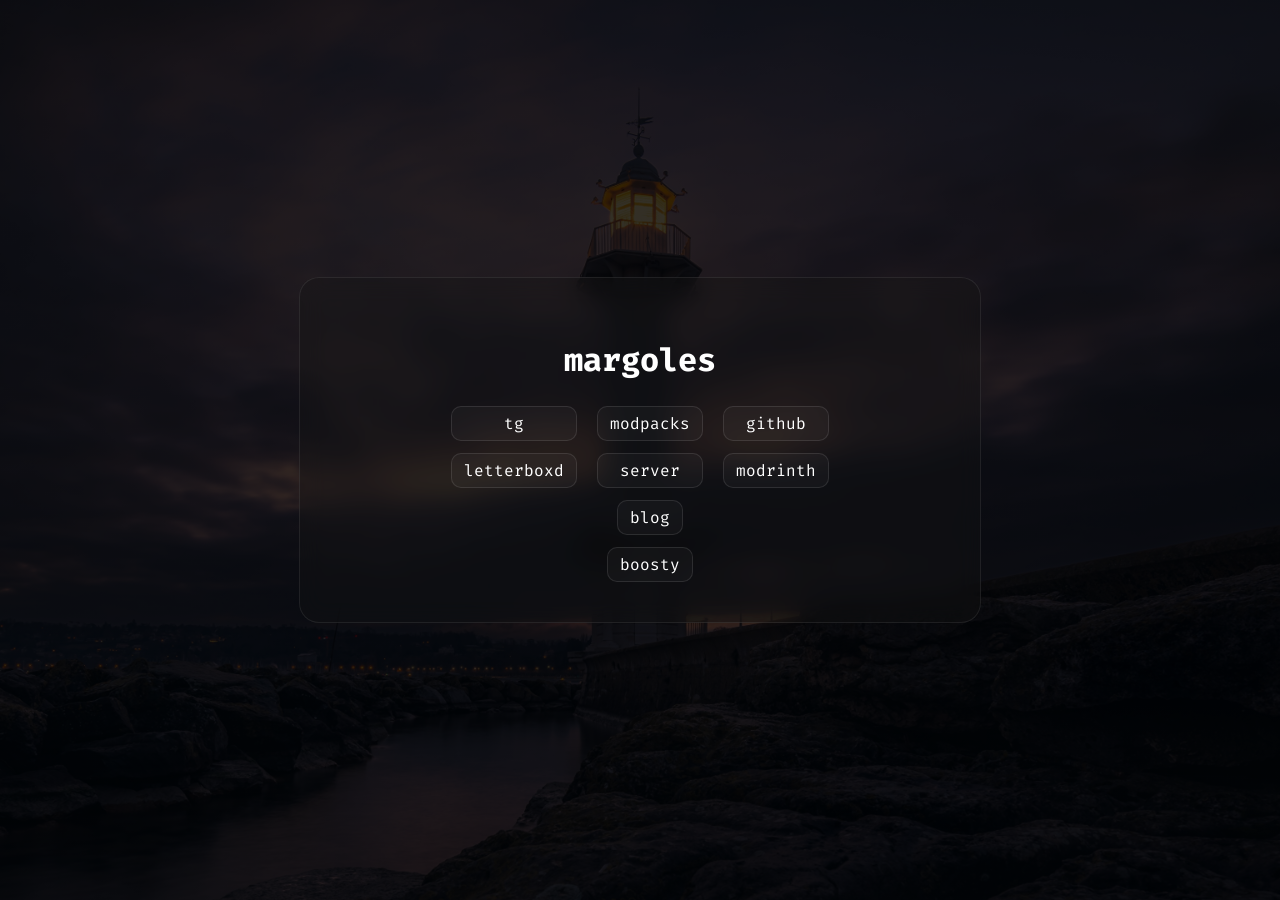
<file: index.html>
<!DOCTYPE html>
<html lang="en">
<head>
    <link rel="preload" as="image" href="/src/minecraft.jpg">
    <link rel="preload" as="image" href="/src/lighthouse.jpg">

    <meta charset="UTF-8">
    <meta name="viewport" content="width=device-width, initial-scale=1.0">

    <link rel="stylesheet" href="/src/styles.css">
    <link href="https://fonts.googleapis.com/css2?family=Fira+Code:wght@400;700&display=swap" rel="stylesheet">

    <title>★ margoles</title>
    
    <link rel="apple-touch-icon" sizes="180x180" href="/src/apple-touch-icon.png">

    <link rel="icon" type="image/png" sizes="32x32" href="/src/favicon-32x32.png">
    <link rel="icon" type="image/png" sizes="48x48" href="/src/favicon-48x48.png">
    <link rel="icon" type="image/png" sizes="64x64" href="/src/favicon-64x64.png">
    <link rel="icon" type="image/png" sizes="192x192" href="/src/favicon-192x192.png">
    <link rel="icon" type="image/png" sizes="512x512" href="/src/favicon-512x512.png">

    <link rel="shortcut icon" href="./src/favicon.ico">

    <script src="/src/transitions.js" defer></script>
</head>

<body class="margoles">

<div class="card">
    <h1>
            margoles
    </h1>

    <div class="links">
        <a href="/tg" target="_blank">tg</a>
        <a href="/modpacks">modpacks</a>
        <a href="https://github.com/touchfalls" target="_blank">github</a>
        <a href="https://letterboxd.com/touchfalls/" class="letterboxd" target="_blank">letterboxd</a>
        <a href="/server" class="server">server</a>
        <a href="https://modrinth.com/user/touchfalls" class="modrinth" target="_blank">modrinth</a>
        <a href="https://t.me/+dIUAHz4jkjkwZTky" class="blog" target="_blank">blog</a>
        <a href="https://boosty.to/touchfalls" class="blog" target="_blank">boosty</a>
        


    </div>
</div>

</body>
</html>
</file>
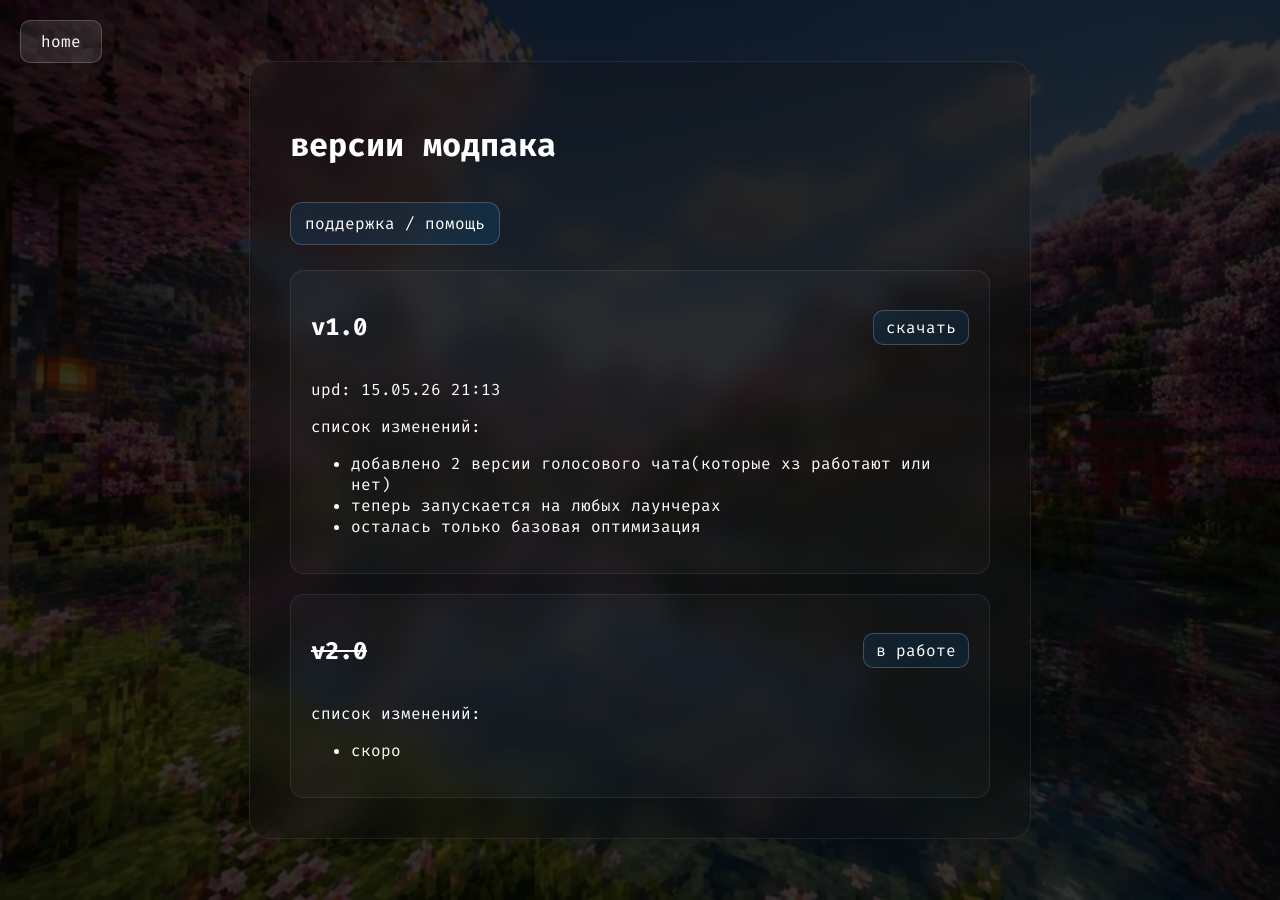
<file: modpacks/index.html>
<!DOCTYPE html>
<html lang="en">
<head>
    <link rel="preload" as="image" href="/src/minecraft.jpg">
    <link rel="preload" as="image" href="/src/lighthouse.jpg">

    <meta charset="UTF-8">
    <meta name="viewport" content="width=device-width, initial-scale=1.0">

    <link rel="stylesheet" href="/src/styles.css">
    <link href="https://fonts.googleapis.com/css2?family=Fira+Code:wght@400;700&display=swap" rel="stylesheet">

    <title>★ modpacks</title>
    <link rel="apple-touch-icon" sizes="180x180" href="../src/apple-touch-icon.png">

    <link rel="icon" type="image/png" sizes="32x32" href="../src/favicon-32x32.png">
    <link rel="icon" type="image/png" sizes="48x48" href="../src/favicon-48x48.png">
    <link rel="icon" type="image/png" sizes="64x64" href="../src/favicon-64x64.png">
    <link rel="icon" type="image/png" sizes="192x192" href="../src/favicon-192x192.png">
    <link rel="icon" type="image/png" sizes="512x512" href="../src/favicon-512x512.png">

    <link rel="shortcut icon" href="../src/favicon.ico">

    <script src="/src/transitions.js" defer></script>
</head>

<body class="modpacks">

<a href="/" class="top_btn">home</a>

<div class="card modpacks_card">

    <h1>версии модпака</h1>

    <a href="https://t.me/zqape" class="support_btn">
        поддержка / помощь
    </a>

    <div class="versions_list">

        <div class="version_item">
            <div class="version_top">
                <h2>v1.0</h2>
                <a class="download_btn" href="../packs/15.05.26_2113.zip">скачать</a>
            </div>
            <p class="changelog_title">upd: 15.05.26 21:13</p>
            <p class="changelog_title">список изменений:</p>
            <ul>
                <li>добавлено 2 версии голосового чата(которые хз работают или нет)</li>
                <li>теперь запускается на любых лаунчерах</li>
                <li>осталась только базовая оптимизация</li>
            </ul>
        </div>
        <div class="version_item">
            <div class="version_top">
                <h2><s>v2.0</s></h2>
                <a class="download_btn" href="#">в работе</a>
            </div>

            <p class="changelog_title">список изменений:</p>
            <ul>
                <li>скоро</li>
            </ul>
        </div>


    </div>

</div>

</body>
</html>
</file>
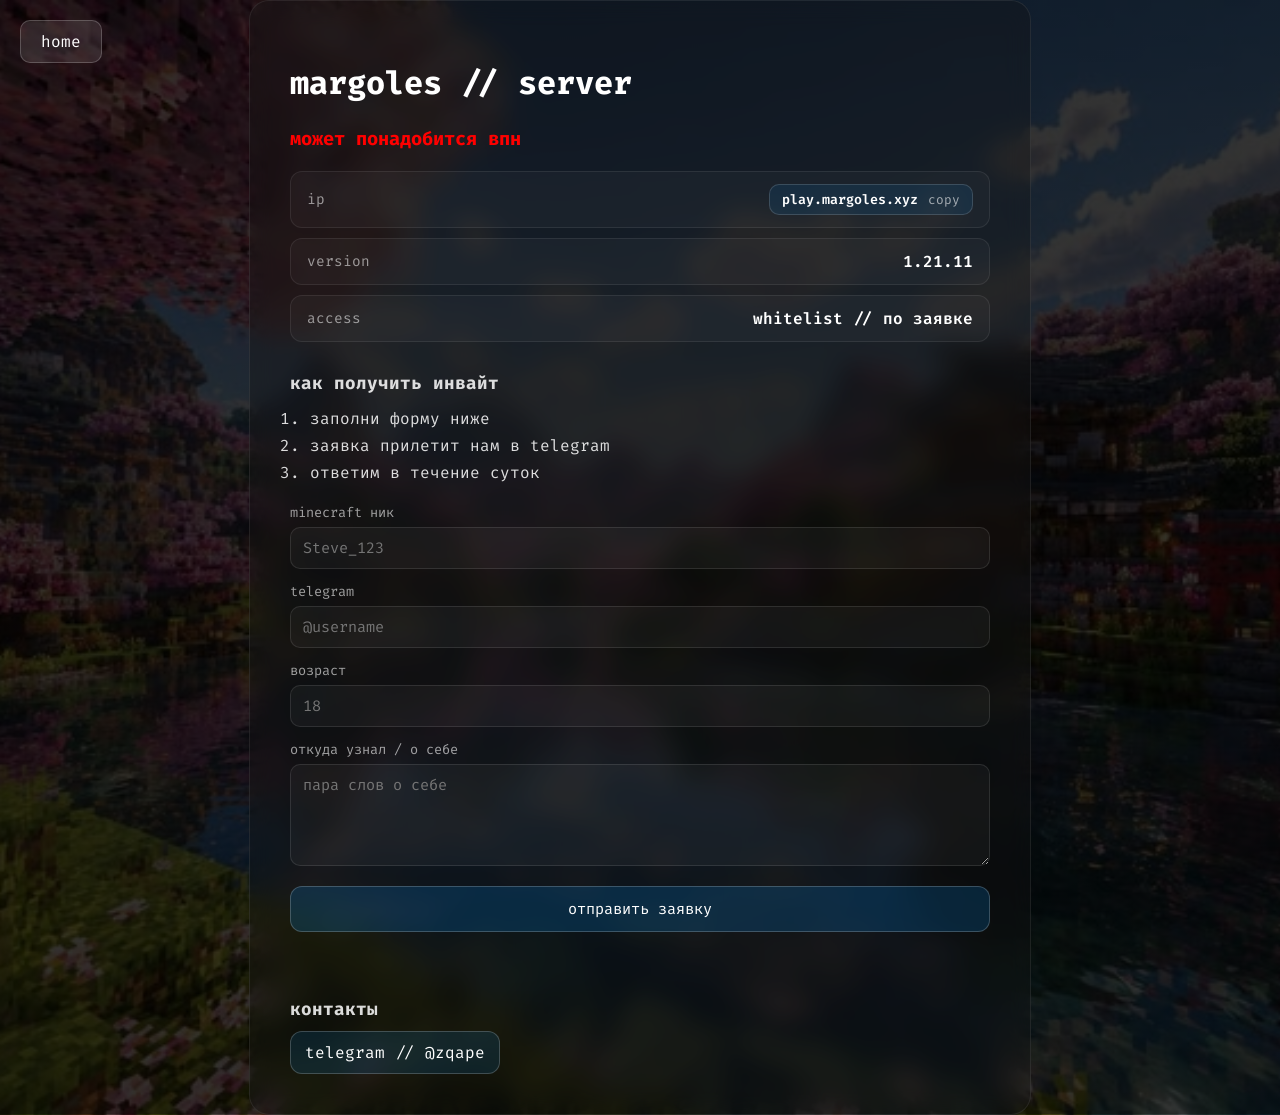
<file: server/index.html>
<!DOCTYPE html>
<html lang="ru">
<head>
    <link rel="preload" as="image" href="/src/minecraft.jpg">

    <meta charset="UTF-8">
    <meta name="viewport" content="width=device-width, initial-scale=1.0">

    <link rel="stylesheet" href="/src/styles.css">
    <link href="https://fonts.googleapis.com/css2?family=Fira+Code:wght@400;700&display=swap" rel="stylesheet">

    <title>★ server</title>

    <link rel="apple-touch-icon" sizes="180x180" href="../src/apple-touch-icon.png">

    <link rel="icon" type="image/png" sizes="32x32" href="../src/favicon-32x32.png">
    <link rel="icon" type="image/png" sizes="48x48" href="../src/favicon-48x48.png">
    <link rel="icon" type="image/png" sizes="64x64" href="../src/favicon-64x64.png">
    <link rel="icon" type="image/png" sizes="192x192" href="../src/favicon-192x192.png">
    <link rel="icon" type="image/png" sizes="512x512" href="../src/favicon-512x512.png">

    <link rel="shortcut icon" href="../src/favicon.ico">

    <script src="/src/transitions.js" defer></script>
    <script src="/src/server.js" defer></script>
</head>

<body class="modpacks">

<a href="/" class="top_btn">home</a>

<div class="card server_card">

    <h1>margoles // server</h1>
    <!-- <a href="/" target="_blank" class="download_btn">канал сервера</a> -->
    <h3>может понадобится впн</h6>

    <div class="server_info">
        <div class="info_row">
            <span class="info_label">ip</span>
            <button class="copy_btn" data-copy="play.margoles.xyz">
                <span class="copy_value">play.margoles.xyz</span>
                <span class="copy_hint">copy</span>
            </button>
        </div>

        <div class="info_row">
            <span class="info_label">version</span>
            <span class="info_value">1.21.11</span>
        </div>

        <div class="info_row">
            <span class="info_label">access</span>
            <span class="info_value">whitelist // по заявке</span>
        </div>
    </div>

    <h2 class="section_title">как получить инвайт</h2>
    <ol class="steps">
        <li>заполни форму ниже</li>
        <li>заявка прилетит нам в telegram</li>
        <li>ответим в течение суток</li>
    </ol>

    <form id="invite_form" class="invite_form" autocomplete="off">
        <label class="field">
            <span>minecraft ник</span>
            <input type="text" name="nick" required minlength="3" maxlength="16" pattern="[A-Za-z0-9_]+" placeholder="Steve_123">
        </label>

        <label class="field">
            <span>telegram</span>
            <input type="text" name="tg" required minlength="2" maxlength="64" placeholder="@username">
        </label>

        <label class="field">
            <span>возраст</span>
            <input type="number" name="age" required min="10" max="99" placeholder="18">
        </label>

        <label class="field">
            <span>откуда узнал / о себе</span>
            <textarea name="about" required minlength="5" maxlength="500" rows="4" placeholder="пара слов о себе"></textarea>
        </label>

        <button type="submit" class="submit_btn" id="submit_btn">отправить заявку</button>

        <p class="form_status" id="form_status"></p>
    </form>

    <h2 class="section_title">контакты</h2>
    <div class="contacts">
        <a href="https://t.me/zqape" class="contact_btn">telegram // @zqape</a>
    </div>

</div>

</body>
</html>
</file>
<file: src/styles.css>
html, body {
    background: #0b0b0b;
}

.server:hover {
    color:pink;
    font-weight: 600;
}
.modrinth:hover {
    color:lightgreen;
    font-weight: 600;
}
.blog {
    grid-column: 2;
    justify-self: center;
}
.blog:hover {
    color:lightblue;
    font-weight: 600;
}
.letterboxd:hover {
    background: linear-gradient(to right, #ff8000, #00e054, #40bcf4);
    color: transparent;
    background-clip: text;
    font-weight: 600;
}

/* .margoles {
    color: white;
    text-decoration: none;
    transition: 0.2s;
}
.margoles:hover {
    color: rgb(124, 17, 157);
    font-weight: 600;
    transform: translateY(-2px);
} */
/* ================= BASE ================= */

body {
    margin: 0;
    min-height: 100vh;

    font-family: 'Fira Code', monospace;
    color: white;

    display: flex;
    justify-content: center;
    align-items: center;

    background-size: cover;
    background-position: center;
    background-repeat: no-repeat;

    opacity: 1;
    transform: translateY(0);
    transition: opacity 0.25s ease, transform 0.25s ease
}
h3 {
        color:red;
}

/* ================= THEMES ================= */

body.margoles {
    background: linear-gradient(rgba(0,0,0,0.8), rgba(0,0,0,0.8)),
    url("/src/lighthouse.jpg");
     background-size: cover; background-position: center; background-repeat: no-repeat;
}

body.modpacks {
    background: linear-gradient(rgba(0,0,0,0.8), rgba(0,0,0,0.8)),
    url("/src/minecraft.jpg");
    background-size: cover; background-position: center; background-repeat: no-repeat;
}

/* ================= TRANSITIONS ================= */

body.page-out {
    opacity: 0;
    transform: translateY(12px);
}

body.page-in {
    opacity: 0;
    transform: translateY(-12px);
    animation: pageIn 0.25s ease forwards;
}

@keyframes pageIn {
    to {
        opacity: 1;
        transform: translateY(0);
    }
}

/* ================= CARD ================= */

.card {
    width: 600px;

    background: rgba(20, 20, 20, 0.35);
    backdrop-filter: blur(12px);
    -webkit-backdrop-filter: blur(12px);

    border: 1px solid rgba(255,255,255,0.08);
    border-radius: 20px;

    padding: 40px;
    text-align: center;

    transition: 0.2s ease;
}

.card:hover {
    transform: translateY(-4px);
}

/* ================= LINKS ================= */

.links {
    display: grid;
    grid-template-columns: repeat(3, auto);
    flex-wrap: wrap;
    justify-content: center;
    gap: 12px 20px  ;
    margin-top: 25px;
}

.links a {
    color: white;
    text-decoration: none;

    padding: 6px 12px;
    border-radius: 10px;

    border: 1px solid rgba(255,255,255,0.1);
    background: rgba(255,255,255,0.03);

    transition: 0.2s;
}

.links a:hover {
    transform: translateY(-2px);
}


/* ================= MODPACKS ================= */

.modpacks_card {
    width: 700px;
    text-align: left;
}

.versions_list {
    display: flex;
    flex-direction: column;
    gap: 20px;
    margin-top: 25px;
}

.version_item {
    background: rgba(255,255,255,0.03);
    border: 1px solid rgba(255,255,255,0.08);
    border-radius: 14px;

    padding: 20px;

    transition: 0.2s;
}

.version_item:hover {
    transform: translateY(-3px);
}

.version_top {
    display: flex;
    justify-content: space-between;
    align-items: center;
}

.download_btn {
    padding: 6px 12px;
    border-radius: 10px;

    border: 1px solid rgba(255,255,255,0.2);

    text-decoration: none;
    color: white;

    background: rgba(0, 150, 255, 0.1);

    transition: 0.2s;
}

.download_btn:hover {
    transform: translateY(-2px);
}

/* ================= SUPPORT ================= */

.support_btn {
    display: inline-block;
    margin-top: 15px;

    padding: 10px 14px;

    border-radius: 12px;
    border: 1px solid rgba(255,255,255,0.2);

    background: rgba(0, 150, 255, 0.12);
    color: white;
    text-decoration: none;

    transition: 0.2s;
}

.support_btn:hover {
    transform: translateY(-2px);
}

.top_btn {
    position: fixed;
    top: 20px;
    left: 20px;
    z-index: 9999;

    padding: 10px 20px;

    background: rgba(255,255,255,0.1);
    border: 1px solid rgba(255,255,255,0.2);
    border-radius: 10px;

    color: white;
    text-decoration: none;

    transition: 0.2s;
}

.top_btn:hover {
    transform: translateY(-2px);
}

/* ================= SERVER ================= */

.server_card {
    width: 700px;
    text-align: left;
}

.server_info {
    display: flex;
    flex-direction: column;
    gap: 10px;
    margin-top: 20px;
}

.info_row {
    display: flex;
    justify-content: space-between;
    align-items: center;
    gap: 16px;

    background: rgba(255,255,255,0.03);
    border: 1px solid rgba(255,255,255,0.08);
    border-radius: 12px;

    padding: 12px 16px;
}

.info_label {
    opacity: 0.55;
    text-transform: lowercase;
    font-size: 0.9rem;
}

.info_value {
    font-weight: 600;
}

.copy_btn {
    display: inline-flex;
    align-items: center;
    gap: 10px;

    font-family: inherit;
    color: white;
    font-weight: 600;

    background: rgba(0, 150, 255, 0.1);
    border: 1px solid rgba(255,255,255,0.15);
    border-radius: 10px;

    padding: 6px 12px;
    cursor: pointer;

    transition: 0.2s;
}

.copy_btn:hover {
    transform: translateY(-2px);
}

.copy_btn.copied {
    background: rgba(0, 200, 120, 0.18);
}

.copy_hint {
    opacity: 0.6;
    font-size: 0.8rem;
    font-weight: 400;
}

.section_title {
    margin-top: 30px;
    margin-bottom: 10px;
    font-size: 1.1rem;
    opacity: 0.85;
}

.steps {
    margin: 0;
    padding-left: 20px;
    opacity: 0.85;
    line-height: 1.7;
}

.invite_form {
    display: flex;
    flex-direction: column;
    gap: 14px;
    margin-top: 18px;
}

.field {
    display: flex;
    flex-direction: column;
    gap: 6px;
}

.field > span {
    opacity: 0.6;
    font-size: 0.85rem;
}

.field input,
.field textarea {
    font-family: inherit;
    font-size: 0.95rem;
    color: white;

    background: rgba(255,255,255,0.04);
    border: 1px solid rgba(255,255,255,0.1);
    border-radius: 10px;

    padding: 10px 12px;
    resize: vertical;

    transition: 0.2s;
    outline: none;
}

.field input:focus,
.field textarea:focus {
    border-color: rgba(0, 150, 255, 0.5);
    background: rgba(255,255,255,0.06);
}

.submit_btn {
    margin-top: 6px;
    padding: 12px 16px;

    font-family: inherit;
    font-size: 0.95rem;
    color: white;

    background: rgba(0, 150, 255, 0.18);
    border: 1px solid rgba(255,255,255,0.2);
    border-radius: 12px;

    cursor: pointer;
    transition: 0.2s;
}

.submit_btn:hover {
    transform: translateY(-2px);
}

.submit_btn:disabled {
    opacity: 0.5;
    cursor: not-allowed;
    transform: none;
}

.form_status {
    margin: 4px 0 0;
    min-height: 1.2em;
    font-size: 0.9rem;
    opacity: 0.85;
}

.form_status.ok    { color: #6bd97a; }
.form_status.error { color: #ff7a7a; }

.contacts {
    display: flex;
    flex-wrap: wrap;
    gap: 12px;
    margin-top: 8px;
}

.contact_btn {
    display: inline-block;
    padding: 10px 14px;

    border-radius: 12px;
    border: 1px solid rgba(255,255,255,0.2);

    background: rgba(0, 150, 255, 0.12);
    color: white;
    text-decoration: none;

    transition: 0.2s;
}

.contact_btn:hover {
    transform: translateY(-2px);
}

@media (max-width: 760px) {
    .card, .server_card, .modpacks_card { width: auto; max-width: 92vw; padding: 24px; }
    .info_row { flex-direction: column; align-items: flex-start; gap: 6px; }
}
</file>
